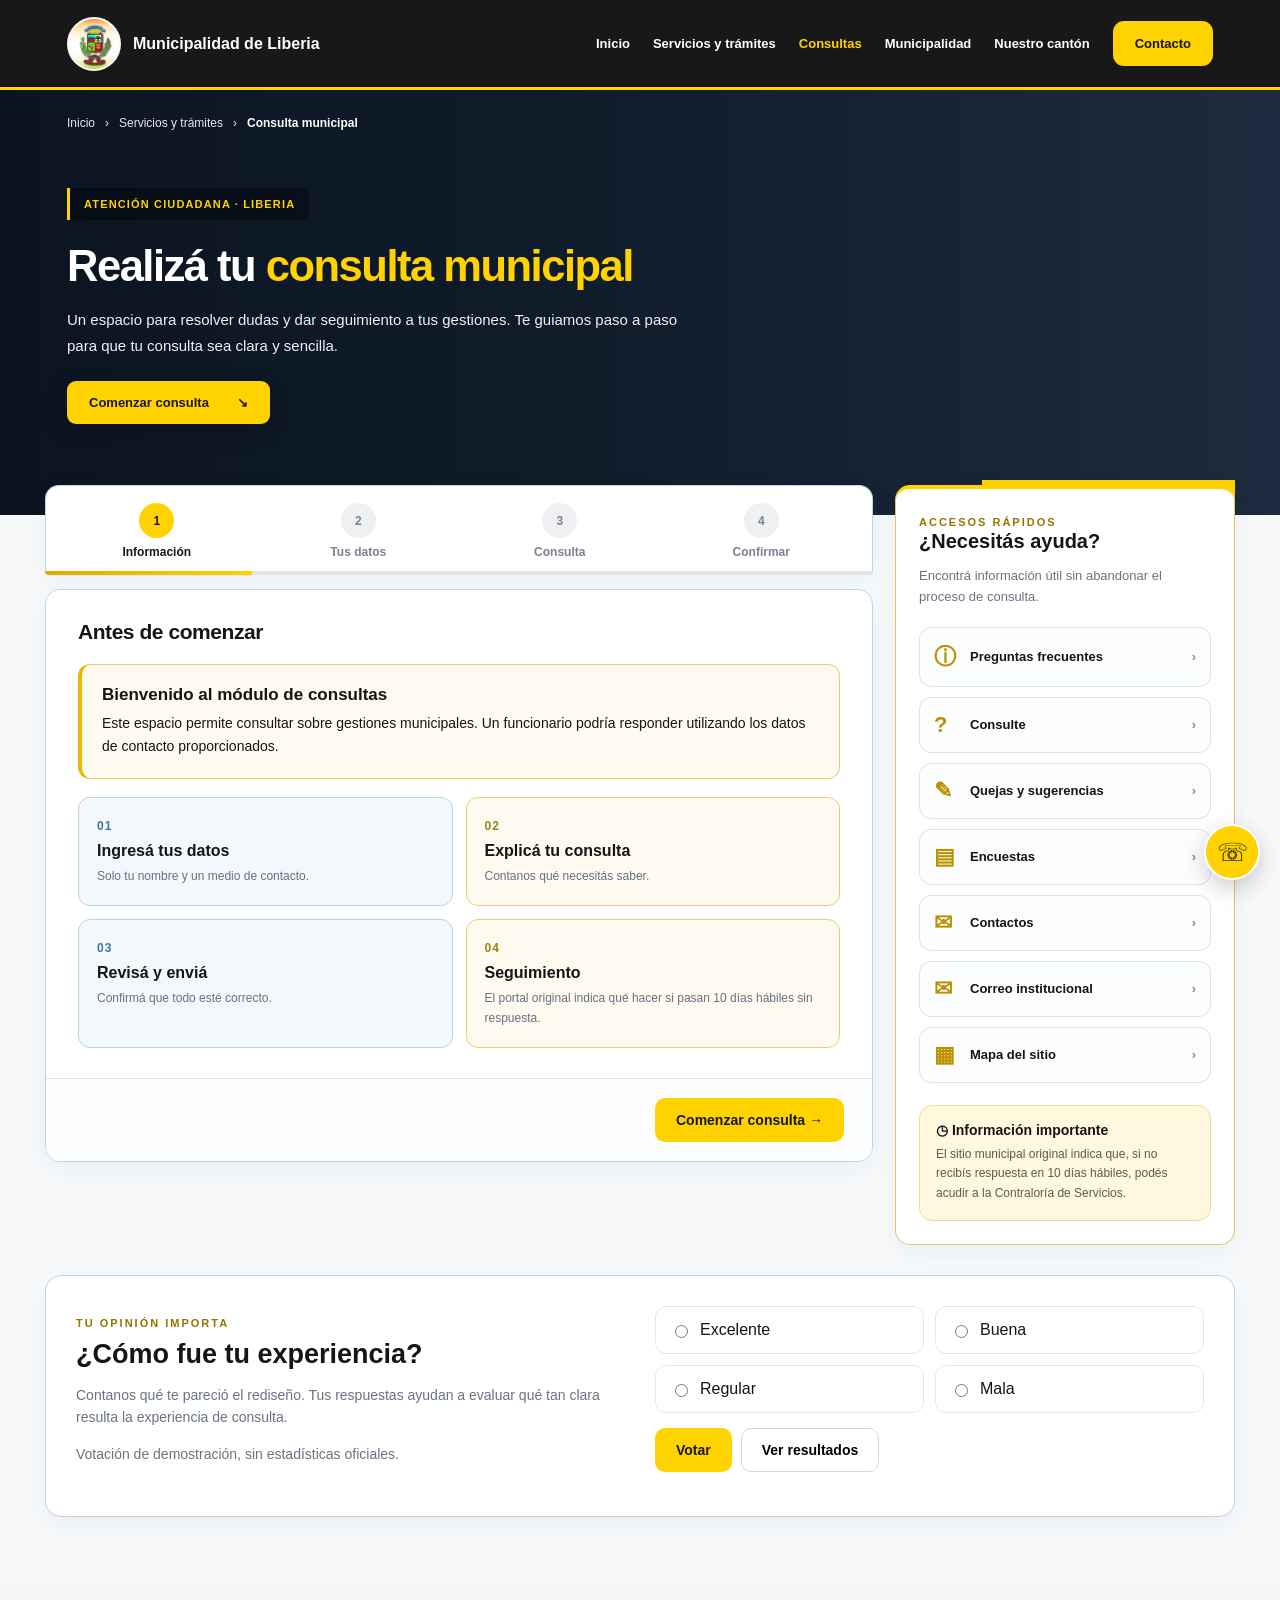
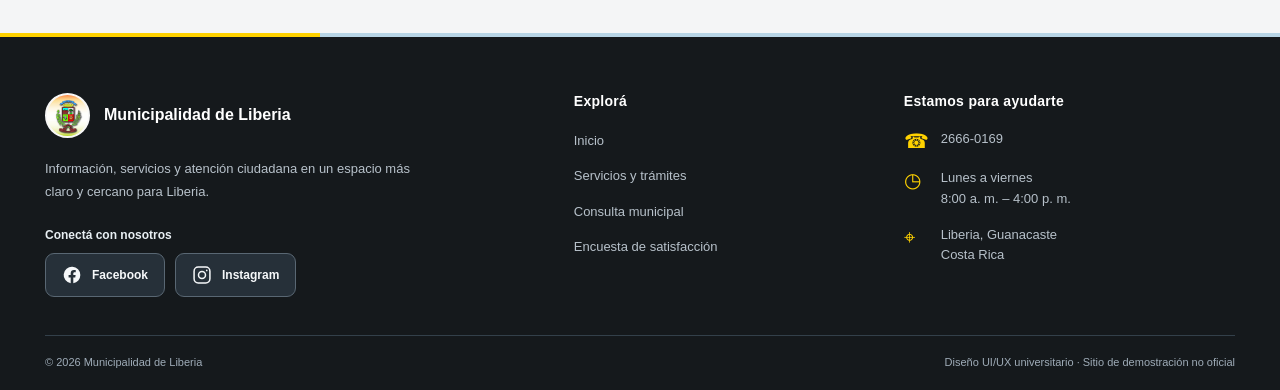
<file: municipalidad-uiux/pages/consulta.html>
<!DOCTYPE html>
<html lang="es">
<head>
    <meta charset="UTF-8">
    <meta name="viewport" content="width=device-width, initial-scale=1.0">
    <title>Consulta municipal | Municipalidad de Liberia</title>
    <link rel="stylesheet" href="../css/consulta.css">
</head>
<body>

<header class="header">
  <div class="head-inner">
    <a class="brand" href="index.html" aria-label="Ir al inicio de la Municipalidad de Liberia">
      <img class="municipal-logo" src="../assets/img/logo-municipalidad.jpg" alt="Escudo de la Municipalidad de Liberia">
      <span>Municipalidad de Liberia</span>
    </a>
    <button class="menu" id="menu" type="button" aria-label="Abrir menú" aria-expanded="false" aria-controls="nav">☰</button>
    <nav id="nav" aria-label="Navegación principal">
      <a href="index.html">Inicio</a>
      <a href="servicios.html">Servicios y trámites</a>
      <a class="selected" href="consulta.html" aria-current="page">Consultas</a>
      <a href="index.html#municipalidad">Municipalidad</a>
      <a href="index.html#canton">Nuestro cantón</a>
      <a class="nav-cta" href="#contacto">Contacto</a>
    </nav>
  </div>
</header>

<main class="container" id="inicio">

    <section class="hero" aria-labelledby="consulta-titulo">
  <div class="hero-inner">
    <div class="crumbs">
      <a href="index.html">Inicio</a><span aria-hidden="true">›</span>
      <a href="servicios.html">Servicios y trámites</a><span aria-hidden="true">›</span>
      <strong>Consulta municipal</strong>
    </div>
    <div class="hero-copy">
      <span class="eyebrow">ATENCIÓN CIUDADANA · LIBERIA</span>
      <h1 id="consulta-titulo">Realizá tu <span>consulta municipal</span></h1>
      <p>Un espacio para resolver dudas y dar seguimiento a tus gestiones. Te guiamos paso a paso para que tu consulta sea clara y sencilla.</p>
      <a class="hero-button" href="#formulario">Comenzar consulta <span aria-hidden="true">↘</span></a>
    </div>
    <div class="photo-credit">Fotografía de Liberia: <a href="https://trivisioncr.com/noticias-guanacastecas/liberia-celebra-255-anos-de-su-fundacion-como-el-poblado-de-guanacaste/" target="_blank" rel="noopener noreferrer">Trivisión Costa Rica</a></div>
    <div class="hero-locality">CIUDAD BLANCA <span>Liberia · Guanacaste</span></div>
  </div>
</section>

    <div class="layout" id="formulario">
        <div class="left">

            <div class="stepper" id="stepper" aria-label="Etapas del formulario">
                <div class="step active">
                    <span class="bubble">1</span>Información
                </div>
                <div class="step">
                    <span class="bubble">2</span>Tus datos
                </div>
                <div class="step">
                    <span class="bubble">3</span>Consulta
                </div>
                <div class="step">
                    <span class="bubble">4</span>Confirmar
                </div>
            </div>

            <div class="progress" id="progress">
                <div id="progressFill"></div>
            </div>

            <form class="card wizard" id="form" novalidate>

                <!-- PASO 0: INFORMACIÓN -->
                <section class="panel active" data-panel="0">
                    <h2>Antes de comenzar</h2>

                    <div class="note">
                        <h3>Bienvenido al módulo de consultas</h3>
                        <p>
                            Este espacio permite consultar sobre gestiones
                            municipales. Un funcionario podría responder
                            utilizando los datos de contacto proporcionados.
                        </p>
                    </div>

                    <div class="mini-grid">
                        <article class="mini">
                            <span class="mini-icon">✉</span>
                            <b>Ingresá tus datos</b>
                            <p>Solo tu nombre y un medio de contacto.</p>
                        </article>

                        <article class="mini">
                            <span class="mini-icon">💬</span>
                            <b>Explicá tu consulta</b>
                            <p>Contanos qué necesitás saber.</p>
                        </article>

                        <article class="mini">
                            <span class="mini-icon">📨</span>
                            <b>Revisá y enviá</b>
                            <p>Confirmá que todo esté correcto.</p>
                        </article>

                        <article class="mini">
                            <span class="mini-icon">🕒</span>
                            <b>Seguimiento</b>
                            <p>
                                El portal original indica qué hacer si pasan
                                10 días hábiles sin respuesta.
                            </p>
                        </article>
                    </div>
                </section>

                <!-- PASO 1: DATOS -->
                <section class="panel" data-panel="1">
                    <h2>1. Datos personales y contacto</h2>

                    <div class="fields">

                        <div class="field wide">
                            <label for="nombre">
                                Nombre completo <span class="required">*</span>
                            </label>
                            <input id="nombre" type="text" autocomplete="name"
                                   placeholder="Nombre y apellidos">
                            <div class="error">Ingresá tu nombre.</div>
                        </div>

                        <div class="field">
                            <label for="correo">
                                Correo electrónico <span class="required">*</span>
                            </label>
                            <input id="correo" type="email" autocomplete="email"
                                   placeholder="nombre@correo.com">
                            <div class="error">Ingresá un correo válido.</div>
                        </div>

                        <div class="field">
                            <label for="telefono">Teléfono (opcional)</label>
                            <input id="telefono" type="tel" autocomplete="tel"
                                   placeholder="8888-8888">
                        </div>

                    </div>

                    <p class="hint">
                        <span class="required">*</span> Campos sugeridos. Podés continuar sin completarlos en esta demostración.
                    </p>
                </section>

                <!-- PASO 2: CONSULTA -->
                <section class="panel" data-panel="2">
                    <h2>2. Detalles de la consulta</h2>

                    <div class="field">
                        <label for="tema">
                            Tema de la consulta <span class="required">*</span>
                        </label>
                        <select id="tema">
                            <option value="">Seleccioná un tema</option>
                            <option>Servicios municipales</option>
                            <option>Impuestos municipales</option>
                            <option>Patentes y permisos</option>
                            <option>Trámites municipales</option>
                            <option>Otro</option>
                        </select>
                        <div class="error">Seleccioná un tema.</div>
                    </div>

                    <div class="field field-spacing">
                        <label for="pregunta">
                            ¿En qué podemos ayudarte? <span class="required">*</span>
                        </label>
                        <textarea id="pregunta" maxlength="1000"
                                  placeholder="Describí tu consulta..."></textarea>
                        <div class="error">Escribí tu consulta.</div>
                        <p class="hint text-right">
                            <span id="counter">0</span>/1000 caracteres
                        </p>
                    </div>

                    <div class="field">
                        <label for="archivo">Adjuntar archivo (opcional)</label>
                        <div class="upload">
                            <div class="upload-symbol">☁</div>
                            <input type="file" id="archivo"
                                   accept=".pdf,.jpg,.jpeg,.png">
                            <p class="hint" id="archivoInfo">
                                PDF, JPG o PNG. Tamaño máximo: 5 MB.
                            </p>
                        </div>
                    </div>
                </section>

                <!-- PASO 3: CONFIRMACIÓN -->
                <section class="panel" data-panel="3">
                    <h2>3. Revisá tu información</h2>
                    <p class="hint">
                        Podés editar cualquier bloque antes de simular el envío.
                    </p>
                    <div id="resumen" class="summary"></div>
                    <p class="hint">
                        No se enviarán ni almacenarán datos personales.
                    </p>
                </section>

                <div class="actions">
                    <button class="btn btn-secondary" type="button"
                            id="prev" hidden>← Anterior</button>
                    <button class="btn btn-primary" type="button"
                            id="next">Comenzar consulta →</button>
                    <button class="btn btn-primary" type="submit"
                            id="send" hidden>Enviar consulta →</button>
                </div>
            </form>

            <!-- CONFIRMACIÓN DE ENVÍO -->
            <section class="card success" id="success" hidden>
                <div class="check">✓</div>
                <h2>¡Consulta completada!</h2>
                <p>
                    El envío se simuló correctamente.
                    No se enviaron datos a la Municipalidad de Liberia.
                </p>
                <button class="btn btn-primary" type="button" id="restart">
                    Realizar otra consulta
                </button>
            </section>
        </div>

        <!-- PANEL LATERAL DE AYUDA -->
        <aside class="card side">
            <span class="eyebrow">Accesos rápidos</span>
            <h2>¿Necesitás ayuda?</h2>
            <p class="side-intro">
                Encontrá información útil sin abandonar el proceso de consulta.
            </p>

            <div class="help-links">
                <a class="help-link" href="https://www.muniliberia.go.cr/muni/">
                    <span class="symbol">ⓘ</span>Preguntas frecuentes
                    <span class="arrow">›</span>
                </a>
                <a class="help-link" href="#formulario">
                    <span class="symbol">?</span>Consulte
                    <span class="arrow">›</span>
                </a>
                <a class="help-link" href="https://www.muniliberia.go.cr/muni/">
                    <span class="symbol">✎</span>Quejas y sugerencias
                    <span class="arrow">›</span>
                </a>
                <a class="help-link" href="#encuesta">
                    <span class="symbol">▤</span>Encuestas
                    <span class="arrow">›</span>
                </a>
                <a class="help-link" href="#contacto">
                    <span class="symbol">✉</span>Contactos
                    <span class="arrow">›</span>
                </a>
                <a class="help-link" href="#contacto">
                    <span class="symbol">✉</span>Correo institucional
                    <span class="arrow">›</span>
                </a>
                <a class="help-link" href="#footer">
                    <span class="symbol">▦</span>Mapa del sitio
                    <span class="arrow">›</span>
                </a>
            </div>

            <div class="side-note">
                <h3>◷ Información importante</h3>
                <p>
                    El sitio municipal original indica que, si no recibís
                    respuesta en 10 días hábiles, podés acudir a la
                    Contraloría de Servicios.
                </p>
            </div>
        </aside>
    </div>

    <!-- ENCUESTA -->
    <section class="card survey" id="encuesta">
        <div>
            <span class="eyebrow">Tu opinión importa</span>
            <h2>¿Cómo fue tu experiencia?</h2>
            <p>
                Contanos qué te pareció el rediseño.
                Tus respuestas ayudan a evaluar qué tan clara resulta
                la experiencia de consulta.
            </p>
            <p class="hint">
                Votación de demostración, sin estadísticas oficiales.
            </p>
        </div>

        <div>
            <div class="options">
                <label class="rating">
                    <input name="opinion" type="radio" value="Excelente">Excelente
                </label>
                <label class="rating">
                    <input name="opinion" type="radio" value="Buena">Buena
                </label>
                <label class="rating">
                    <input name="opinion" type="radio" value="Regular">Regular
                </label>
                <label class="rating">
                    <input name="opinion" type="radio" value="Mala">Mala
                </label>
            </div>

            <div class="survey-buttons">
                <button class="btn btn-primary" type="button" id="vote">
                    Votar
                </button>
                <button class="btn btn-secondary" type="button" id="showResults">
                    Ver resultados
                </button>
            </div>

            <p class="hint" id="voteStatus" role="status"></p>

            <div id="results" class="results" hidden>
                <b>Resultados de esta sesión</b>
                <div id="resultRows"></div>
            </div>
        </div>
    </section>
</main>

<!-- FOOTER -->
<footer class="footer" id="footer">
    <div class="footer-accent" aria-hidden="true"></div>
    <div class="footer-grid">
        <div class="footer-about">
            <div class="brand footer-brand">
                <img class="municipal-logo" src="../assets/img/logo-municipalidad.jpg" alt="Escudo municipal">
                <span>Municipalidad de Liberia</span>
            </div>
            <p>Información, servicios y atención ciudadana en un espacio más claro y cercano para Liberia.</p>
            <div class="footer-social-title">Conectá con nosotros</div>
            <div class="footer-socials">
                <a class="social social-facebook" href="https://www.facebook.com/Municipalidad-de-Liberia-Oficial-1413777415612403"
                   target="_blank" rel="noopener noreferrer" aria-label="Facebook de la Municipalidad de Liberia">
                    <svg aria-hidden="true" viewBox="0 0 24 24" fill="currentColor"><path d="M22 12a10 10 0 1 0-11.56 9.88v-6.99H7.9V12h2.54V9.8c0-2.5 1.49-3.89 3.78-3.89 1.1 0 2.25.2 2.25.2v2.47H15.2c-1.25 0-1.64.78-1.64 1.57V12h2.8l-.45 2.89h-2.35v6.99A10 10 0 0 0 22 12Z"/></svg>
                    <span>Facebook</span>
                </a>
                <a class="social social-instagram" href="https://www.instagram.com/"
                   target="_blank" rel="noopener noreferrer" aria-label="Abrir Instagram">
                    <svg aria-hidden="true" viewBox="0 0 24 24" fill="none" stroke="currentColor" stroke-width="1.8" stroke-linecap="round" stroke-linejoin="round"><rect x="2.5" y="2.5" width="19" height="19" rx="5"/><circle cx="12" cy="12" r="4.2"/><circle cx="17.7" cy="6.5" r="1" fill="currentColor" stroke="none"/></svg>
                    <span>Instagram</span>
                </a>
            </div>
        </div>
        <div class="footer-col">
            <h3>Explorá</h3>
            <a href="index.html">Inicio</a>
            <a href="servicios.html">Servicios y trámites</a>
            <a href="#formulario">Consulta municipal</a>
            <a href="#encuesta">Encuesta de satisfacción</a>
        </div>
        <div class="footer-contact" id="contacto">
            <h3>Estamos para ayudarte</h3>
            <a href="tel:+50626660169"><span class="footer-contact-icon">☎</span><span>2666-0169</span></a>
            <p><span class="footer-contact-icon">◷</span><span>Lunes a viernes<br>8:00 a. m. – 4:00 p. m.</span></p>
            <p><span class="footer-contact-icon">⌖</span><span>Liberia, Guanacaste<br>Costa Rica</span></p>
        </div>
    </div>
    <div class="footer-base">
        <span>© 2026 Municipalidad de Liberia</span>
        <span>Diseño UI/UX universitario · Sitio de demostración no oficial</span>
    </div>
</footer>

<!-- CHAT FLOTANTE -->
<button class="chat-toggle" type="button" id="chatToggle"
        aria-label="Abrir ayuda" aria-expanded="false">☏</button>

<section class="chat" id="chat" aria-label="Asistente de demostración">
    <div class="chat-top">
        <div>
            <b>Asistente de ayuda</b>
            <div class="chat-subtitle">Orientación rápida</div>
        </div>
        <button type="button" id="chatClose" aria-label="Cerrar chat">×</button>
    </div>

    <div class="messages" id="messages" aria-live="polite">
        <div class="message">
            ¡Hola! Puedo orientarte sobre los pasos del formulario,
            el horario y los datos de contacto.
        </div>
    </div>

    <form class="chat-form" id="chatForm">
        <input id="chatInput" maxlength="250" required
               aria-label="Tu mensaje" placeholder="Escribí tu pregunta...">
        <button type="submit">➤</button>
    </form>
</section>

<script src="../js/consulta.js"></script>
</body>
</html>
</file>
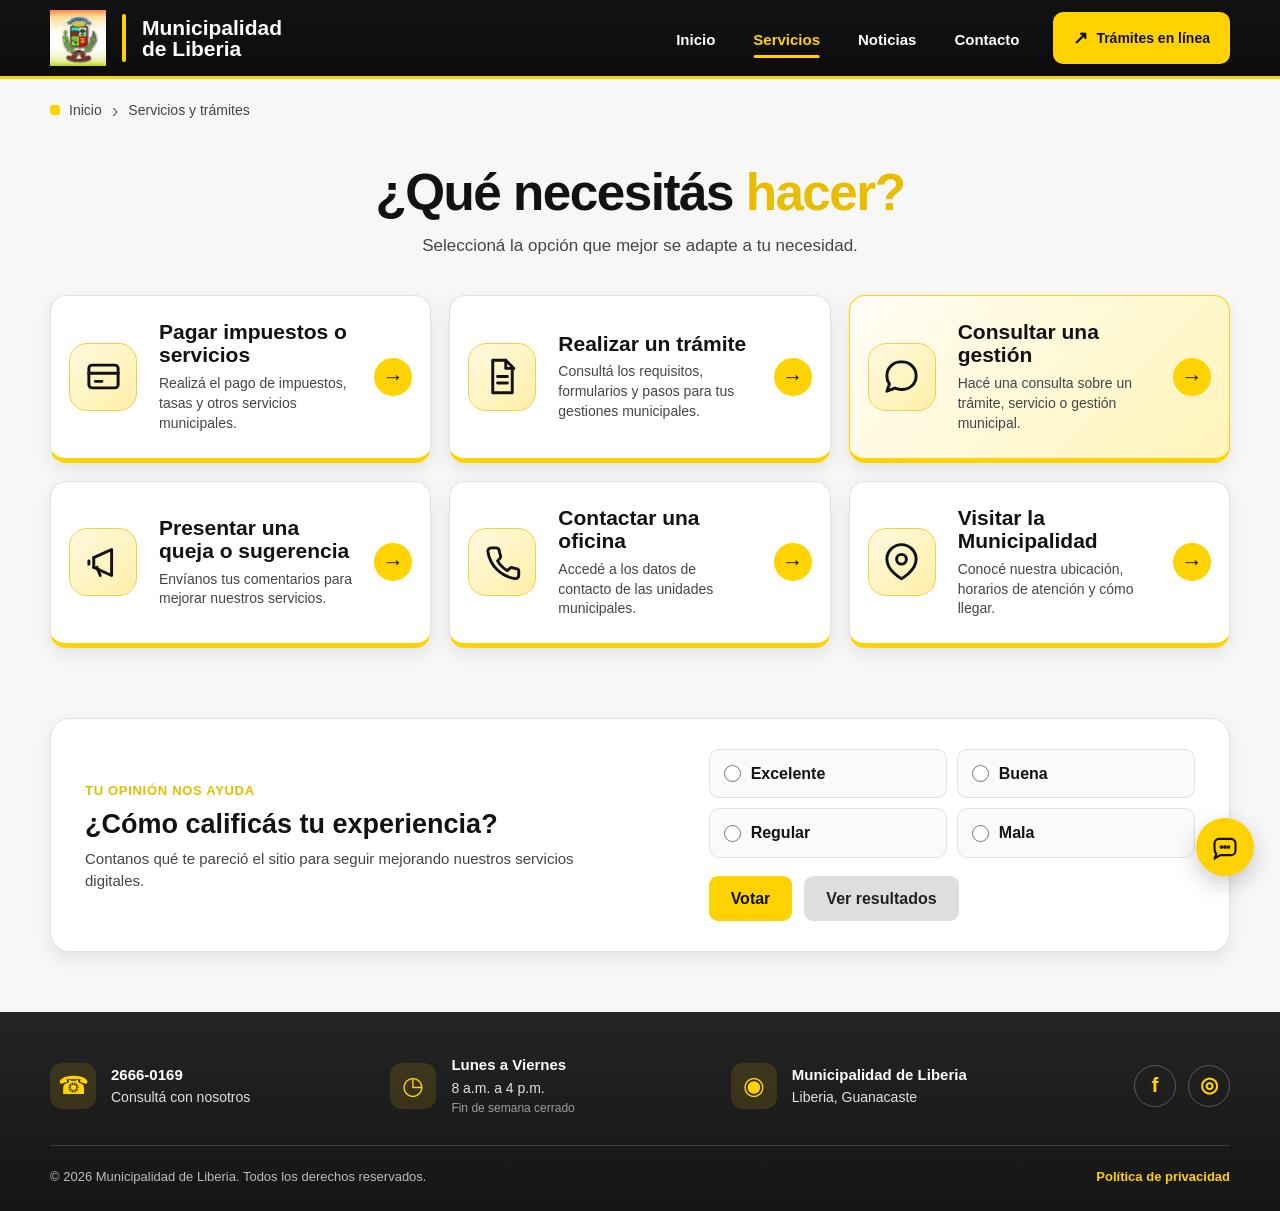
<file: municipalidad-uiux/pages/servicios.html>
<!DOCTYPE html>
<html lang="es">
<head>
    <meta charset="UTF-8">
    <meta name="viewport" content="width=device-width, initial-scale=1.0">

    <title>Servicios y trámites | Municipalidad de Liberia</title>

    <link rel="stylesheet" href="../css/styles.css">
</head>

<body>

<header class="site-header">
    <div class="header-container">

        <a href="index.html" class="brand" aria-label="Municipalidad de Liberia - Inicio">
            <div class="brand-logo">
                <img
                        src="../assets/img/logo-municipalidad.jpg"
                        alt="Escudo de la Municipalidad de Liberia"
                >
            </div>

            <div class="brand-divider"></div>

            <div class="brand-name">
                <span>Municipalidad</span>
                <span>de Liberia</span>
            </div>
        </a>

        <nav class="desktop-nav" aria-label="Navegación principal">
            <a href="index.html">Inicio</a>
            <a href="servicios.html" class="active">Servicios</a>
            <a href="#">Noticias</a>
            <a href="#">Contacto</a>
        </nav>

        <a href="#" class="online-button">
            <span class="external-icon">↗</span>
            Trámites en línea
        </a>

        <button class="menu-button" aria-label="Abrir menú" id="menuButton">
            <span></span>
            <span></span>
            <span></span>
        </button>
    </div>

    <nav class="mobile-menu" id="mobileMenu">
        <a href="index.html">Inicio</a>
        <a href="servicios.html">Servicios</a>
        <a href="#">Noticias</a>
        <a href="#">Contacto</a>
        <a href="#">Trámites en línea</a>
    </nav>
</header>


<main>

    <div class="page-container">

        <nav class="breadcrumbs" aria-label="Ruta de navegación">
            <a href="index.html" class="breadcrumb-home">
                <span class="home-dot"></span>
                Inicio
            </a>

            <span class="breadcrumb-arrow">›</span>

            <span>Servicios y trámites</span>
        </nav>


        <section class="services-section">

            <div class="section-heading">
                <h1>
                    ¿Qué necesitás <span>hacer?</span>
                </h1>

                <p>
                    Seleccioná la opción que mejor se adapte a tu necesidad.
                </p>
            </div>


            <div class="services-grid">

                <!-- PAGAR -->
                <a href="#" class="service-card">

                    <div class="service-icon">
                        <svg viewBox="0 0 24 24" aria-hidden="true">
                            <rect x="3" y="5" width="18" height="14" rx="2"></rect>
                            <path d="M3 10h18"></path>
                            <path d="M7 15h4"></path>
                        </svg>
                    </div>

                    <div class="service-info">
                        <h2>Pagar impuestos o servicios</h2>

                        <p>
                            Realizá el pago de impuestos, tasas y otros servicios municipales.
                        </p>
                    </div>

                    <span class="card-arrow">→</span>
                </a>


                <!-- TRAMITE -->
                <a href="#" class="service-card">

                    <div class="service-icon">
                        <svg viewBox="0 0 24 24" aria-hidden="true">
                            <path d="M6 2h8l4 4v16H6z"></path>
                            <path d="M14 2v5h5"></path>
                            <path d="M9 12h6"></path>
                            <path d="M9 16h6"></path>
                        </svg>
                    </div>

                    <div class="service-info">
                        <h2>Realizar un trámite</h2>

                        <p>
                            Consultá los requisitos, formularios y pasos para tus gestiones municipales.
                        </p>
                    </div>

                    <span class="card-arrow">→</span>
                </a>


                <!-- CONSULTAR -->
                <a
                        href="consulta.html"
                        class="service-card selected-card"
                >

                    <div class="service-icon">
                        <svg viewBox="0 0 24 24" aria-hidden="true">
                            <path d="M21 11.5a8.4 8.4 0 0 1-9 8.5 9.4 9.4 0 0 1-4-.9L3 21l1.6-4.4A8.3 8.3 0 0 1 3 11.5a8.5 8.5 0 0 1 9-8.5 8.5 8.5 0 0 1 9 8.5z"></path>
                        </svg>
                    </div>

                    <div class="service-info">
                        <h2>Consultar una gestión</h2>

                        <p>
                            Hacé una consulta sobre un trámite, servicio o gestión municipal.
                        </p>
                    </div>

                    <span class="card-arrow">→</span>
                </a>


                <!-- QUEJA -->
                <a href="#" class="service-card">

                    <div class="service-icon">
                        <svg viewBox="0 0 24 24" aria-hidden="true">
                            <path d="M3 11v2"></path>
                            <path d="M6 9v6"></path>
                            <path d="M6 9l11-5v16L6 15"></path>
                            <path d="M8 15l2 5"></path>
                        </svg>
                    </div>

                    <div class="service-info">
                        <h2>Presentar una queja o sugerencia</h2>

                        <p>
                            Envíanos tus comentarios para mejorar nuestros servicios.
                        </p>
                    </div>

                    <span class="card-arrow">→</span>
                </a>


                <!-- CONTACTO -->
                <a href="#" class="service-card">

                    <div class="service-icon">
                        <svg viewBox="0 0 24 24" aria-hidden="true">
                            <path d="M22 16.9v3a2 2 0 0 1-2.2 2A19.8 19.8 0 0 1 3 5.2 2 2 0 0 1 5 3h3a2 2 0 0 1 2 1.7 13 13 0 0 0 .7 2.8 2 2 0 0 1-.4 2.1L9 11a16 16 0 0 0 6 6l1.4-1.3a2 2 0 0 1 2.1-.4 13 13 0 0 0 2.8.7A2 2 0 0 1 22 16.9z"></path>
                        </svg>
                    </div>

                    <div class="service-info">
                        <h2>Contactar una oficina</h2>

                        <p>
                            Accedé a los datos de contacto de las unidades municipales.
                        </p>
                    </div>

                    <span class="card-arrow">→</span>
                </a>


                <!-- VISITAR -->
                <a href="#" class="service-card">

                    <div class="service-icon">
                        <svg viewBox="0 0 24 24" aria-hidden="true">
                            <path d="M21 10c0 7-9 12-9 12S3 17 3 10a9 9 0 1 1 18 0z"></path>
                            <circle cx="12" cy="10" r="3"></circle>
                        </svg>
                    </div>

                    <div class="service-info">
                        <h2>Visitar la Municipalidad</h2>

                        <p>
                            Conocé nuestra ubicación, horarios de atención y cómo llegar.
                        </p>
                    </div>

                    <span class="card-arrow">→</span>
                </a>

            </div>

        </section>

    </div>

</main>


<button class="help-button" aria-label="Abrir ayuda">
    <svg viewBox="0 0 24 24" aria-hidden="true">
        <path d="M21 15a4 4 0 0 1-4 4H8l-5 3 1.6-4A7 7 0 0 1 3 13V9a4 4 0 0 1 4-4h10a4 4 0 0 1 4 4z"></path>
        <circle cx="9" cy="12" r=".7"></circle>
        <circle cx="12" cy="12" r=".7"></circle>
        <circle cx="15" cy="12" r=".7"></circle>
    </svg>
</button>


<script>
    const menuButton = document.getElementById("menuButton");
    const mobileMenu = document.getElementById("mobileMenu");

    menuButton.addEventListener("click", () => {
        mobileMenu.classList.toggle("open");
    });
</script>

</body>
<!-- =========================
     ENCUESTA DE SATISFACCIÓN
========================= -->

<section class="satisfaction-section">
    <div class="satisfaction-card">

        <div class="satisfaction-info">
            <span class="section-label">Tu opinión nos ayuda</span>

            <h2>¿Cómo calificás tu experiencia?</h2>

            <p>
                Contanos qué te pareció el sitio para seguir mejorando nuestros servicios digitales.
            </p>
        </div>

        <form class="satisfaction-form">

            <div class="rating-options">

                <label class="rating-option">
                    <input type="radio" name="satisfaccion" value="Excelente">
                    <span>Excelente</span>
                </label>

                <label class="rating-option">
                    <input type="radio" name="satisfaccion" value="Buena">
                    <span>Buena</span>
                </label>

                <label class="rating-option">
                    <input type="radio" name="satisfaccion" value="Regular">
                    <span>Regular</span>
                </label>

                <label class="rating-option">
                    <input type="radio" name="satisfaccion" value="Mala">
                    <span>Mala</span>
                </label>

            </div>

            <div class="survey-actions">
                <button type="submit" class="survey-primary">
                    Votar
                </button>

                <button type="button" class="survey-secondary">
                    Ver resultados
                </button>
            </div>

        </form>

    </div>
</section>


<!-- =========================
     FOOTER
========================= -->

<footer class="site-footer">

    <div class="footer-container">

        <div class="footer-top">

            <div class="footer-item">
                <div class="footer-icon">
                    ☎
                </div>

                <div>
                    <strong>2666-0169</strong>
                    <span>Consultá con nosotros</span>
                </div>
            </div>


            <div class="footer-item">
                <div class="footer-icon">
                    ◷
                </div>

                <div>
                    <strong>Lunes a Viernes</strong>
                    <span>8 a.m. a 4 p.m.</span>
                    <small>Fin de semana cerrado</small>
                </div>
            </div>


            <div class="footer-item">
                <div class="footer-icon">
                    ◉
                </div>

                <div>
                    <strong>Municipalidad de Liberia</strong>
                    <span>Liberia, Guanacaste</span>
                </div>
            </div>


            <div class="footer-social">
                <a href="#" aria-label="Facebook">f</a>
                <a href="#" aria-label="Instagram">◎</a>
            </div>

        </div>


        <div class="footer-bottom">

            <p>
                © 2026 Municipalidad de Liberia. Todos los derechos reservados.
            </p>

            <a href="#">
                Política de privacidad
            </a>

        </div>

    </div>

</footer>
</html>
</file>
<file: municipalidad-uiux/css/consulta.css>
/* ==========================================
   MUNICIPALIDAD DE LIBERIA
   REDISEÑO UI/UX - JOSUÉ
   ========================================== */

:root {
  --gold: #ffcc00;
  --ink: #151515;
  --paper: #ffffff;
  --muted: #647084;
  --line: #e3e6eb;
  --bg: #f5f6f8;
  --radius: 18px;
}

* {
  box-sizing: border-box;
}

html {
  scroll-behavior: smooth;
}

body {
  margin: 0;
  background: var(--bg);
  font-family: Arial, Helvetica, sans-serif;
  color: var(--ink);
}

button,
input,
select,
textarea {
  font: inherit;
}

button {
  cursor: pointer;
}

a {
  color: inherit;
  text-decoration: none;
}

[hidden] {
  display: none !important;
}

:focus-visible {
  outline: 3px solid #a47c00;
  outline-offset: 3px;
}

/* ==========================================
   ENCABEZADO
   ========================================== */

.header {
  background: #121212;
  color: white;
  border-bottom: 4px solid var(--gold);
  position: relative;
  z-index: 10;
}

.head-inner {
  max-width: 1200px;
  margin: auto;
  display: flex;
  align-items: center;
  justify-content: space-between;
  padding: 17px 24px;
  gap: 15px;
}

.brand {
  display: flex;
  align-items: center;
  gap: 12px;
  font-weight: 850;
  font-size: 18px;
}

.crest {
  width: 46px;
  height: 46px;
  background: white;
  border-radius: 10px;
  display: grid;
  place-items: center;
  font-size: 25px;
}

.brand-rule {
  width: 3px;
  height: 42px;
  background: var(--gold);
}

nav {
  display: flex;
  gap: 24px;
  align-items: center;
  font-size: 14px;
  font-weight: 700;
}

nav a {
  transition: color 0.2s;
}

nav a:hover,
nav .selected {
  color: var(--gold);
}

.nav-cta {
  padding: 12px 16px;
  background: var(--gold);
  color: #151515 !important;
  border-radius: 10px;
  transition: transform 0.2s, background 0.2s;
}

.nav-cta:hover {
  transform: translateY(-2px);
  background: #ffe36e;
}

.menu {
  display: none;
  border: 0;
  background: transparent;
  color: white;
  font-size: 26px;
}

/* ==========================================
   CONTENEDOR Y TÍTULO
   ========================================== */

.container {
  max-width: 1200px;
  margin: auto;
  padding: 28px 24px 60px;
}

.crumbs {
  font-size: 12px;
  color: #657080;
  display: flex;
  gap: 10px;
  flex-wrap: wrap;
  margin-bottom: 34px;
}

.crumbs a:hover {
  text-decoration: underline;
}

.eyebrow {
  text-transform: uppercase;
  letter-spacing: 2px;
  color: #967400;
  font-size: 11px;
  font-weight: 850;
}

.hero h1 {
  font-size: clamp(29px, 4vw, 43px);
  letter-spacing: -1px;
  margin: 10px 0;
}

.hero h1 span {
  color: #c39a00;
}

.hero p {
  color: #626b78;
  max-width: 710px;
  line-height: 1.6;
  margin: 0 0 28px;
}

/* ==========================================
   DISTRIBUCIÓN PRINCIPAL
   ========================================== */

.layout {
  display: grid;
  grid-template-columns: minmax(0, 1fr) 340px;
  gap: 22px;
  align-items: start;
}

.left {
  min-width: 0;
}

.card {
  background: white;
  border: 1px solid var(--line);
  border-radius: var(--radius);
  box-shadow: 0 12px 32px #17202d0a;
}

/* ==========================================
   INDICADOR DE LOS CUATRO PASOS
   ========================================== */

.stepper {
  display: grid;
  grid-template-columns: repeat(4, 1fr);
  gap: 8px;
  margin-bottom: 14px;
}

.step {
  text-align: center;
  color: #7b8190;
  font-size: 12px;
  font-weight: 650;
}

.bubble {
  width: 39px;
  height: 39px;
  background: #e4e6ea;
  border-radius: 50%;
  display: grid;
  place-items: center;
  margin: 0 auto 9px;
  font-weight: 900;
  transition: background 0.3s, transform 0.3s;
}

.step.active {
  color: #171717;
}

.step.active .bubble,
.step.done .bubble {
  background: var(--gold);
  color: #171717;
}

.step.active .bubble {
  box-shadow: 0 0 0 5px #ffcc0035;
  transform: scale(1.05);
}

.progress {
  height: 6px;
  border-radius: 6px;
  background: #e2e3e8;
  overflow: hidden;
  margin-bottom: 20px;
}

.progress > div {
  height: 100%;
  width: 25%;
  background: linear-gradient(90deg, #dfa900, var(--gold));
  transition: width 0.35s;
}

/* ==========================================
   FORMULARIO POR PASOS
   ========================================== */

.wizard {
  overflow: hidden;
}

.panel {
  display: none;
  padding: 28px;
  min-height: 330px;
}

.panel.active {
  display: block;
  animation: enter 0.33s ease;
}

.panel h2 {
  font-size: 21px;
  margin: 0 0 20px;
}

.panel h3 {
  font-size: 17px;
  margin: 24px 0 15px;
}

.panel p {
  line-height: 1.65;
}

/* Información inicial */

.note {
  background: #fff7d8;
  border: 1px solid #f2db89;
  padding: 20px;
  border-radius: 13px;
}

.note h3 {
  margin: 0 0 7px;
}

.note p {
  margin: 0;
  font-size: 14px;
}

.mini-grid {
  display: grid;
  grid-template-columns: 1fr 1fr;
  gap: 12px;
  margin-top: 18px;
}

.mini {
  padding: 18px;
  border: 1px solid var(--line);
  border-radius: 13px;
  background: #fcfcfd;
  transition:
    transform 0.2s,
    border-color 0.2s,
    box-shadow 0.2s;
}

.mini:hover {
  transform: translateY(-3px);
  border-color: #e8ba00;
  box-shadow: 0 7px 20px #0000000d;
}

.mini b {
  display: block;
  margin: 10px 0 7px;
}

.mini p {
  font-size: 12px;
  color: #667080;
  margin: 0;
}

.mini-icon {
  font-size: 25px;
}

/* ==========================================
   CAMPOS DEL FORMULARIO
   ========================================== */

.fields {
  display: grid;
  grid-template-columns: 1fr 1fr;
  gap: 17px;
}

.field {
  min-width: 0;
}

.field.wide {
  grid-column: 1 / -1;
}

.field label {
  display: block;
  font-size: 13px;
  font-weight: 750;
  margin-bottom: 7px;
}

.field input,
.field select,
.field textarea {
  width: 100%;
  padding: 13px;
  border: 1px solid #cbd1db;
  border-radius: 10px;
  background: white;
  color: #171717;
  font-size: 14px;
  transition:
    border-color 0.18s,
    box-shadow 0.18s;
}

.field input:hover,
.field select:hover,
.field textarea:hover {
  border-color: #c5a000;
}

.field input:focus,
.field select:focus,
.field textarea:focus {
  border-color: #c5a000;
  outline: none;
  box-shadow: 0 0 0 3px #ffcc003b;
}

.field textarea {
  resize: vertical;
  min-height: 140px;
}

.required {
  color: #b62222;
}

.field.invalid input,
.field.invalid select,
.field.invalid textarea {
  border-color: #bc2929;
  background: #fff9f9;
}

.error {
  display: none;
  color: #b62222;
  font-size: 12px;
  margin-top: 5px;
}

.field.invalid .error {
  display: block;
}

.hint {
  font-size: 12px;
  color: #626c79;
  line-height: 1.5;
}

.field-spacing {
  margin-top: 18px;
}

.text-right {
  text-align: right;
}

.upload-symbol {
  font-size: 29px;
}

/* ==========================================
   ARCHIVOS ADJUNTOS
   ========================================== */

.upload {
  border: 2px dashed #ccd1da;
  background: #fbfbfc;
  border-radius: 12px;
  padding: 22px;
  text-align: center;
  transition:
    background 0.2s,
    border-color 0.2s;
}

.upload:hover {
  background: #fffbea;
  border-color: #ddb000;
}

.upload input {
  max-width: 100%;
  font-size: 12px;
}

/* ==========================================
   BOTONES
   ========================================== */

.actions {
  display: flex;
  justify-content: flex-end;
  gap: 10px;
  border-top: 1px solid var(--line);
  padding: 19px 28px;
}

.btn {
  border-radius: 10px;
  border: 1px solid transparent;
  padding: 13px 20px;
  font-size: 14px;
  font-weight: 800;
  transition:
    transform 0.2s,
    box-shadow 0.2s,
    background 0.2s;
}

.btn:hover {
  transform: translateY(-3px);
}

.btn:active,
.help-link:active {
  transform: scale(0.98);
}

.btn-primary {
  background: var(--gold);
  color: #161616;
}

.btn-primary:hover {
  background: #efbe00;
  box-shadow: 0 8px 22px #cda90055;
}

.btn-secondary {
  background: white;
  border-color: #d2d6dc;
}

.btn-secondary:hover {
  background: #f4f5f7;
}

/* ==========================================
   RESUMEN Y CONFIRMACIÓN
   ========================================== */

.summary {
  background: #f7f7f9;
  border-radius: 12px;
  padding: 20px;
  overflow-wrap: anywhere;
}

.summary-block {
  padding: 12px 0;
  border-bottom: 1px solid #ddd;
}

.summary-block:last-child {
  border: 0;
}

.summary-block h3 {
  margin: 0 0 8px;
}

.summary-block p {
  font-size: 13px;
  margin: 4px 0;
  white-space: pre-wrap;
}

.edit {
  border: 0;
  background: transparent;
  color: #846700;
  font-weight: bold;
  text-decoration: underline;
  padding: 8px 0;
}

.success {
  padding: 45px;
  text-align: center;
}

.success .check {
  font-size: 55px;
  color: #228a52;
}

/* ==========================================
   PANEL LATERAL DE ENLACES
   ========================================== */

.side {
  padding: 23px;
  position: sticky;
  top: 18px;
}

.side h2 {
  font-size: 20px;
  margin: 0 0 7px;
}

.side .side-intro {
  color: #697382;
  font-size: 13px;
  line-height: 1.6;
  margin-bottom: 19px;
}

.help-links {
  display: grid;
  gap: 10px;
}

.help-link {
  border: 1px solid #e5e6ea;
  background: white;
  display: flex;
  align-items: center;
  gap: 12px;
  padding: 14px;
  border-radius: 12px;
  text-align: left;
  font-weight: 750;
  font-size: 13px;
  transition:
    transform 0.2s,
    border-color 0.2s,
    background 0.2s,
    box-shadow 0.2s;
}

.help-link .symbol {
  font-size: 22px;
  color: #bc9100;
  min-width: 24px;
}

.help-link .arrow {
  margin-left: auto;
  color: #818b98;
  transition: transform 0.2s;
}

.help-link:hover {
  background: #fffae8;
  border-color: #e7b800;
  transform: translateX(3px);
  box-shadow: 0 6px 15px #00000009;
}

.help-link:hover .arrow {
  transform: translateX(4px);
}

.side-note {
  background: #fff8df;
  border: 1px solid #f0dd98;
  border-radius: 13px;
  margin-top: 22px;
  padding: 16px;
}

.side-note h3 {
  margin: 0 0 7px;
  font-size: 14px;
}

.side-note p {
  font-size: 12px;
  color: #615a4a;
  line-height: 1.65;
  margin: 0;
}

/* ==========================================
   ENCUESTA DE SATISFACCIÓN
   ========================================== */

.survey {
  margin-top: 34px;
  padding: 30px;
  display: grid;
  grid-template-columns: 1fr 1fr;
  gap: 30px;
  align-items: center;
}

.survey h2 {
  font-size: 27px;
  margin: 8px 0;
}

.survey p {
  color: #697382;
  font-size: 14px;
  line-height: 1.6;
}

.options {
  display: grid;
  grid-template-columns: 1fr 1fr;
  gap: 11px;
  margin-bottom: 15px;
}

.rating {
  border: 1px solid var(--line);
  border-radius: 11px;
  padding: 14px;
  display: flex;
  align-items: center;
  gap: 9px;
  cursor: pointer;
  transition:
    background 0.2s,
    transform 0.2s,
    border-color 0.2s;
}

.rating:hover {
  transform: translateY(-2px);
  background: #fff9e3;
  border-color: #e2b400;
}

.rating:has(input:checked) {
  background: #fff2b6;
  border-color: #cda300;
}

.rating input {
  accent-color: #b99000;
}

.survey-buttons {
  display: flex;
  gap: 9px;
  flex-wrap: wrap;
}

.results {
  margin-top: 15px;
  padding: 15px;
  background: #fafafa;
  border-radius: 12px;
}

.result-row {
  margin: 12px 0;
  font-size: 12px;
}

.result-row > div:first-child {
  display: flex;
  justify-content: space-between;
}

.track {
  height: 8px;
  background: #e5e5e5;
  border-radius: 8px;
  overflow: hidden;
  margin-top: 5px;
}

.track span {
  display: block;
  height: 100%;
  background: var(--gold);
  transition: width 0.3s;
}

/* ==========================================
   FOOTER ELEGANTE
   ========================================== */

.footer {
  background:
    radial-gradient(circle at 95% 0%, #3a3322, transparent 40%),
    #191919;
  color: white;
  margin-top: 40px;
  padding: 55px 24px 22px;
}

.footer-grid {
  max-width: 1200px;
  margin: auto;
  display: grid;
  grid-template-columns: 1.25fr 1fr 1fr;
  gap: 45px;
}

.footer h3 {
  font-size: 16px;
  margin: 0 0 17px;
}

.footer p,
.footer a {
  font-size: 13px;
  line-height: 1.8;
  color: #c6c6c6;
}

.footer a:hover {
  color: var(--gold);
}

.footer-col a {
  display: block;
  margin: 0 0 9px;
  transition: transform 0.2s;
}

.footer-col a:hover {
  transform: translateX(4px);
}

.footer-base {
  max-width: 1200px;
  margin: 35px auto 0;
  border-top: 1px solid #434343;
  padding-top: 18px;
  display: flex;
  flex-wrap: wrap;
  gap: 12px;
  justify-content: space-between;
  color: #aaa;
  font-size: 12px;
}

.social {
  display: inline-grid;
  place-items: center;
  background: #343434;
  border: 1px solid #555;
  width: 38px;
  height: 38px;
  border-radius: 10px;
  margin-right: 8px;
  transition: transform 0.2s, background 0.2s;
}

.social:hover {
  background: var(--gold);
  color: black;
  transform: translateY(-3px);
}

/* ==========================================
   CHAT FLOTANTE
   ========================================== */

.chat-toggle {
  position: fixed;
  right: 20px;
  bottom: 20px;
  z-index: 30;
  border: 2px solid white;
  background: var(--gold);
  color: #151515;
  border-radius: 50%;
  width: 56px;
  height: 56px;
  font-size: 25px;
  box-shadow: 0 8px 25px #0003;
  transition: transform 0.2s;
}

.chat-toggle:hover {
  transform: translateY(-4px) scale(1.05);
}

.chat {
  position: fixed;
  right: 20px;
  bottom: 88px;
  width: min(345px, calc(100vw - 30px));
  max-height: min(470px, calc(100dvh - 110px));
  display: none;
  flex-direction: column;
  background: white;
  border: 1px solid #ddd;
  border-radius: 16px;
  overflow: hidden;
  z-index: 31;
  box-shadow: 0 16px 50px #0003;
}

.chat.open {
  display: flex;
  animation: enter 0.25s;
}

.chat-top {
  background: #1b1b1b;
  color: white;
  padding: 16px;
  display: flex;
  justify-content: space-between;
}

.chat-top button {
  border: 0;
  background: none;
  color: white;
  font-size: 22px;
}

.chat-subtitle {
  font-size: 11px;
  color: #ddd;
}

.messages {
  overflow: auto;
  flex: 1;
  padding: 16px;
  min-height: 140px;
  display: grid;
  align-content: start;
  gap: 10px;
}

.message {
  background: #f0f1f3;
  border-radius: 11px;
  padding: 11px;
  font-size: 13px;
  line-height: 1.5;
}

.message.mine {
  background: #fff1ba;
  margin-left: 30px;
}

.chat-form {
  display: flex;
  gap: 7px;
  border-top: 1px solid #eee;
  padding: 10px;
}

.chat-form input {
  width: 100%;
  min-width: 0;
  border: 1px solid #ccc;
  border-radius: 8px;
  padding: 10px;
}

.chat-form button {
  border: 0;
  border-radius: 8px;
  background: var(--gold);
  padding: 10px;
  font-weight: 900;
}

/* ==========================================
   ANIMACIONES
   ========================================== */

@keyframes enter {
  from {
    opacity: 0;
    transform: translateY(9px);
  }

  to {
    opacity: 1;
    transform: translateY(0);
  }
}

/* ==========================================
   TABLETS
   ========================================== */

@media (max-width: 950px) {

  .layout {
    grid-template-columns: 1fr;
  }

  .side {
    position: static;
  }

  .help-links {
    grid-template-columns: repeat(2, minmax(0, 1fr));
  }

  .footer-grid {
    grid-template-columns: 1fr 1fr;
  }
}

/* ==========================================
   CELULARES
   ========================================== */

@media (max-width: 700px) {

  .head-inner {
    padding: 12px 15px;
  }

  .brand {
    font-size: 14px;
  }

  .crest {
    width: 39px;
    height: 39px;
  }

  .menu {
    display: block;
  }

  nav {
    display: none;
    position: absolute;
    top: 100%;
    left: 0;
    right: 0;
    background: #191919;
    padding: 18px;
    flex-direction: column;
    align-items: stretch;
  }

  nav.open {
    display: flex;
  }

  .container {
    padding: 21px 13px 35px;
  }

  .crumbs {
    margin-bottom: 23px;
  }

  .hero h1 {
    font-size: 29px;
  }

  .step {
    font-size: 10px;
  }

  .bubble {
    width: 34px;
    height: 34px;
  }

  .panel {
    padding: 20px 16px;
    min-height: 0;
  }

  .fields,
  .mini-grid,
  .help-links,
  .survey,
  .footer-grid {
    grid-template-columns: 1fr;
  }

  .field.wide {
    grid-column: auto;
  }

  .actions {
    padding: 16px;
  }

  .actions button {
    flex: 1;
    padding: 13px 10px;
  }

  .side {
    padding: 20px;
  }

  .survey {
    padding: 22px;
  }

  .footer {
    padding: 40px 23px 20px;
  }

  .chat-toggle {
    right: 13px;
    bottom: 13px;
    width: 50px;
    height: 50px;
  }

  .chat {
    right: 10px;
    bottom: 73px;
  }

  /* Fotografía más suave en celular */

  .container::before {
    background-position: 48% top;
  }

  .container::after {
    background: linear-gradient(
      180deg,
      rgba(245, 246, 248, 0.82),
      rgba(245, 246, 248, 0.88)
    );
  }
}

/* ==========================================
   ACCESIBILIDAD
   ========================================== */

@media (prefers-reduced-motion: reduce) {

  *,
  *::before,
  *::after {
    animation-duration: 0.01ms !important;
    transition-duration: 0.01ms !important;
    scroll-behavior: auto !important;
  }
}


/* ==========================================
   REDISEÑO VISUAL COHERENTE CON INICIO
   ========================================== */
:root { --gold:#ffd200; --bg:#f4f5f6; }
body { background: var(--bg); }

.header { background:#181818; border-bottom:3px solid var(--gold); }
.head-inner { max-width:1190px; padding:14px 22px; min-height:87px; }
.header .brand { gap:12px; color:#fff; font-size:16px; font-weight:800; white-space:nowrap; }
.municipal-logo { width:54px; height:54px; border-radius:50%; object-fit:contain; background:#fff; border:2px solid #f7f7f7; }
.header nav { gap:23px; font-size:13px; }
.header nav .selected { color:var(--gold); }
.header .nav-cta { color:#161616 !important; background:var(--gold); padding:15px 22px; font-weight:800; border-radius:11px; }
.header .nav-cta:hover { background:#ffe05c; }

.container { max-width:none; margin:0; padding:0 0 68px; background:transparent; isolation:auto; }
.container::before, .container::after { content:none; }

.hero {
  position:relative; overflow:hidden; min-height:425px;
  color:#fff; background-color:#233448;
  background-image:linear-gradient(90deg,rgba(8,17,29,.89) 0%,rgba(8,17,29,.70) 43%,rgba(8,17,29,.25) 100%),
    url("https://trivisioncr.com/wp-content/uploads/2023/02/imagen_2023-02-07_143505013.png");
  background-position:center,center 42%; background-repeat:no-repeat; background-size:cover;
}
.hero-inner { position:relative; width:min(1190px,100%); min-height:425px; margin:auto; padding:26px 22px 54px; }
.hero .crumbs { color:#e6eaf0; font-size:12px; margin:0 0 58px; }
.hero .crumbs strong { color:#fff; }
.hero-copy { max-width:710px; }
.hero .eyebrow {
  display:inline-block; padding:10px 14px; background:rgba(0,0,0,.38);
  border-left:3px solid var(--gold); color:var(--gold); font-size:11px; letter-spacing:1.15px;
}
.hero h1 { font-size:clamp(34px,3.4vw,53px); line-height:1.12; letter-spacing:-1.5px; margin:22px 0 16px; max-width:730px; color:#fff; }
.hero h1 span { color:var(--gold); }
.hero p { font-size:15px; line-height:1.75; color:#f0f1f4; max-width:620px; margin:0 0 22px; }
.hero-button {
  display:inline-flex; gap:28px; align-items:center; padding:14px 22px;
  background:var(--gold); color:#181818; border-radius:9px; font-size:13px; font-weight:800;
  box-shadow:0 7px 22px rgba(0,0,0,.17); transition:transform .2s,background .2s;
}
.hero-button:hover { transform:translateY(-2px); background:#ffe268; }
.hero-caption { margin-left:20px; color:#e9edf3; font-size:12px; }
.photo-credit { position:absolute; bottom:17px; left:22px; color:#f1f1f1; font-size:10px; }
.photo-credit a { text-decoration:underline; text-underline-offset:2px; }
.hero-locality { position:absolute; right:0; bottom:0; padding:12px 20px; background:var(--gold); color:#111; font-size:10px; font-weight:900; letter-spacing:.8px; }
.hero-locality span { margin-left:18px; font-weight:700; letter-spacing:0; }

.container .layout { width:min(1190px,calc(100% - 44px)); margin: -30px auto 0; position:relative; z-index:2; }
.container .survey { width:min(1190px,calc(100% - 44px)); margin:30px auto 0; }
.stepper {
  background:#fff; padding:17px 14px 12px; border:1px solid #e5e5e5; border-radius:14px 14px 0 0;
  box-shadow:0 10px 25px rgba(0,0,0,.07); margin-bottom:0;
}
.step { font-size:12px; }
.bubble { width:35px; height:35px; margin-bottom:7px; background:#eff0f2; }
.step.active .bubble { background:var(--gold); box-shadow:none; transform:none; }
.progress { height:4px; margin-bottom:14px; border-radius:0 0 12px 12px; }
.card { border:1px solid #e3e5e8; border-radius:15px; box-shadow:0 12px 30px rgba(17,24,39,.07); }
.panel { padding:27px 29px; }
.note { background:#fff9e6; border:1px solid #f0df9a; border-left:4px solid var(--gold); }
.mini { background:#fff; }
.mini-icon { display:none; }
.mini-grid { counter-reset:consulta-item; }
.mini::before {
  counter-increment:consulta-item; content:"0" counter(consulta-item);
  color:#9b7c00; font-size:12px; letter-spacing:1px; font-weight:900;
}
.mini b { margin-top:8px; }
.container .card { background:#fff; backdrop-filter:none; box-shadow:0 12px 30px rgba(17,24,39,.07); }
.side { border-top:4px solid var(--gold); box-shadow:0 12px 28px rgba(17,24,39,.07); }
.footer .brand { font-size:16px; }
.footer .municipal-logo { width:45px; height:45px; }

@media (max-width:1050px) {
  .header nav { gap:13px; font-size:12px; }
  .header .nav-cta { padding:12px 15px; }
}
@media (max-width:760px) {
  .head-inner { min-height:72px; padding:11px 17px; }
  .header .brand { font-size:14px; }
  .municipal-logo { width:45px; height:45px; }
  .header .menu { display:block; }
  .header nav { display:none; position:absolute; top:100%; left:0; right:0; background:#181818; padding:15px 19px 23px; flex-direction:column; align-items:stretch; gap:0; box-shadow:0 15px 24px rgba(0,0,0,.2); }
  .header nav.open { display:flex; }
  .header nav a { padding:12px 8px; }
  .header nav .nav-cta { margin-top:9px; text-align:center; }
  .hero,.hero-inner { min-height:420px; }
  .hero { background-position:center,64% center; background-image:linear-gradient(90deg,rgba(8,17,29,.88),rgba(8,17,29,.55)),url("https://trivisioncr.com/wp-content/uploads/2023/02/imagen_2023-02-07_143505013.png"); }
  .hero-inner { padding:20px 19px 55px; }
  .hero .crumbs { margin-bottom:43px; }
  .hero h1 { letter-spacing:-1px; }
  .hero p { font-size:14px; }
  .hero-caption { display:block; margin:13px 0 0; }
  .photo-credit { left:19px; }
  .hero-locality { display:none; }
  .container .layout { width:calc(100% - 26px); margin:-20px auto 0; }
  .container .survey { width:calc(100% - 26px); }
  .stepper { padding:15px 7px 11px; }
  .step { font-size:10px; }
  .panel { padding:22px 17px; }
}

/* Acabado ejecutivo y fresco: contornos ligeros, sin bloques pesados. */
:root { --accent-soft:#fff8df; --accent-line:#e7cd71; --blue-soft:#f3f8fc; --blue-line:#b7d4e5; }
.container { background:#f7f9fb; }
.container .layout { align-items:start; gap:22px; }
.container .card { box-shadow:0 9px 26px rgba(28,48,68,.055); }
.stepper { border:1px solid #dbe4eb; border-bottom:0; box-shadow:none; }
.wizard { border:1px solid #dbe4eb; overflow:hidden; }
.panel { padding:30px 32px; }
.panel h2 { letter-spacing:-.45px; }
.note { background:#fffaf0; border:1px solid var(--accent-line); border-left:4px solid #e7b900; border-radius:12px; }
.mini-grid { gap:13px; }
.mini { border:1px solid var(--blue-line); background:var(--blue-soft); border-radius:12px; box-shadow:none; }
.mini:nth-child(even) { background:#fffaf0; border-color:var(--accent-line); }
.mini::before { color:#9b830f; }
.mini:nth-child(odd)::before { color:#3d789d; }
.side { border:1px solid var(--blue-line); border-top:3px solid #dfb700; }
.help-link { border:1px solid #d6e2ec; background:#fbfdff; }
.help-link:hover { border-color:#d3b85b; background:#fffaf0; }
.summary-block { border:1px solid var(--blue-line); background:#f9fcff; border-radius:12px; }
.summary-block:nth-child(even) { border-color:var(--accent-line); background:#fffaf0; }
.field input,.field select,.field textarea { border:1px solid #cbdbe8; background:#fbfdff; }
.field input:focus,.field select:focus,.field textarea:focus { border-color:#c19a00; box-shadow:0 0 0 3px rgba(255,210,0,.16); }
.required { color:#bd9000; font-size:16px; font-weight:900; }
.actions { background:#fcfdff; border-top:1px solid #dbe4eb; }
.actions .btn[hidden],.stepper[hidden],.progress[hidden],.wizard[hidden],.success[hidden] { display:none!important; }
@media(max-width:700px) { .panel { padding:22px 18px; } .container .layout { gap:16px; } }

/* Jerarquía de los contenedores y pie institucional */
.container .stepper { border:1.5px solid #bfd4e4; border-bottom:0; }
.container .wizard { border:1.5px solid #bfd4e4; }
.container .side { border:1.5px solid #e1c56a; border-top:4px solid #ffd200; }
.container .survey { border:1.5px solid #bfd4e4; border-radius:16px; overflow:hidden; }
.container .success { border:1.5px solid #e1c56a; }
.container .wizard,.container .side,.container .stepper { box-shadow:0 8px 27px rgba(41,70,96,.055); }
.footer { position:relative; margin-top:48px; padding:60px 24px 22px; background:#15191c; color:#fff; }
.footer-accent { height:4px; position:absolute; left:0; right:0; top:0; background:linear-gradient(90deg,#ffd200 0%,#ffd200 25%,#b7d4e5 25%,#b7d4e5 100%); }
.footer-grid { max-width:1190px; grid-template-columns:1.4fr .8fr 1fr; gap:65px; }
.footer-brand { display:flex; align-items:center; gap:14px; font-size:17px; font-weight:800; }
.footer-about > p { max-width:370px; margin:20px 0 25px; color:#b7c1ca; line-height:1.75; }
.footer h3 { color:#fff; font-size:14px; letter-spacing:.3px; margin-bottom:20px; }
.footer-social-title { color:#e8eff3; font-size:12px; font-weight:800; margin-bottom:11px; }
.footer-socials { display:flex; flex-wrap:wrap; gap:10px; }
.footer .social { display:inline-flex; justify-content:center; align-items:center; gap:10px; width:auto; height:44px; padding:0 16px; margin:0; border:1px solid #596773; border-radius:9px; background:#263039; color:#f6f8fa; font-size:12px; font-weight:750; line-height:1; text-decoration:none; }
.footer .social svg { width:20px; height:20px; flex:none; }
.footer .social:hover { color:#111; background:#ffd200; border-color:#ffd200; transform:translateY(-2px); }
.footer-col a { color:#b7c1ca; margin:0 0 12px; text-decoration:none; }
.footer-contact a,.footer-contact p { display:flex; gap:13px; align-items:flex-start; margin:0 0 15px; color:#b7c1ca; text-decoration:none; line-height:1.6; }
.footer-contact-icon { color:#ffd200; font-size:20px; width:24px; line-height:1.2; flex:none; }
.footer-base { max-width:1190px; margin-top:38px; border-color:#33404a; padding-top:20px; color:#9facb8; font-size:11px; }
@media(max-width:900px) { .footer-grid { gap:30px; grid-template-columns:1fr 1fr; } .footer-about { grid-column:1/-1; } }
@media(max-width:600px) { .footer { padding:48px 20px 24px; } .footer-grid { grid-template-columns:1fr; gap:35px; } .footer-about { grid-column:auto; } .footer-base { flex-direction:column; gap:7px; } .footer-socials { gap:9px; } }
</file>
<file: municipalidad-uiux/css/styles.css>
/* =========================================================
   DESIGN TOKENS
   ========================================================= */

:root {
    --color-black: #111111;
    --color-black-soft: #181818;

    --color-yellow: #ffd200;
    --color-yellow-dark: #e8bd00;
    --color-yellow-soft: #fff7ce;

    --color-white: #ffffff;
    --color-background: #f7f7f7;

    --color-text: #121212;
    --color-text-secondary: #454545;

    --color-border: #e1e1e1;

    --radius-sm: 10px;
    --radius-md: 16px;
    --radius-lg: 20px;

    --shadow-card:
        0 7px 18px rgba(0, 0, 0, 0.08);

    --transition: 0.22s ease;

    --container: 1180px;
}


/* =========================================================
   RESET
   ========================================================= */

* {
    box-sizing: border-box;
    margin: 0;
    padding: 0;
}

html {
    scroll-behavior: smooth;
}

body {
    font-family:
        Inter,
        "Segoe UI",
        Arial,
        sans-serif;

    background: var(--color-background);
    color: var(--color-text);
    line-height: 1.45;
}

a {
    color: inherit;
    text-decoration: none;
}

button {
    font: inherit;
}


/* =========================================================
   HEADER
   ========================================================= */

.site-header {
    background:
        linear-gradient(
            180deg,
            #121212 0%,
            #0d0d0d 100%
        );

    color: white;

    border-bottom: 3px solid var(--color-yellow);

    position: sticky;
    top: 0;
    z-index: 100;
}

.header-container {
    width: min(100% - 40px, var(--container));
    min-height: 76px;

    margin: auto;

    display: flex;
    align-items: center;
    gap: 34px;
}


/* BRAND */

.brand {
    display: flex;
    align-items: center;
    margin-right: auto;
    min-width: 250px;
}

.brand-logo {
    width: 56px;
    height: 60px;

    display: flex;
    align-items: center;
    justify-content: center;
}

.brand-logo img {
    width: 100%;
    height: 100%;
    object-fit: contain;
}

.brand-divider {
    width: 4px;
    height: 48px;

    margin: 0 16px;

    border-radius: 999px;

    background: var(--color-yellow);
}

.brand-name {
    display: flex;
    flex-direction: column;

    font-size: 21px;
    line-height: 1.02;
    font-weight: 800;
}


/* NAV */

.desktop-nav {
    display: flex;
    align-items: center;
    gap: 38px;
}

.desktop-nav a {
    position: relative;

    padding: 26px 0 22px;

    font-size: 15px;
    font-weight: 700;
}

.desktop-nav a::after {
    content: "";

    position: absolute;

    left: 50%;
    bottom: 15px;

    width: 0;
    height: 3px;

    border-radius: 99px;

    background: var(--color-yellow);

    transform: translateX(-50%);

    transition: width var(--transition);
}

.desktop-nav a:hover::after,
.desktop-nav a.active::after {
    width: 100%;
}

.desktop-nav a.active {
    color: var(--color-yellow);
}


/* ONLINE BUTTON */

.online-button {
    display: flex;
    align-items: center;
    gap: 8px;

    padding: 13px 20px;

    border-radius: 10px;

    background: var(--color-yellow);

    color: #111;

    font-size: 14px;
    font-weight: 800;

    transition:
        transform var(--transition),
        background var(--transition);
}

.online-button:hover {
    background: #ffe04b;
    transform: translateY(-2px);
}

.external-icon {
    font-size: 18px;
}


/* MOBILE BUTTON */

.menu-button {
    display: none;

    width: 42px;
    height: 42px;

    background: none;
    border: none;

    cursor: pointer;
}

.menu-button span {
    width: 25px;
    height: 2px;

    background: white;

    display: block;

    margin: 6px auto;

    border-radius: 10px;
}

.mobile-menu {
    display: none;
}


/* =========================================================
   MAIN CONTAINER
   ========================================================= */

.page-container {
    width: min(100% - 40px, var(--container));
    margin: auto;
}


/* =========================================================
   BREADCRUMBS
   ========================================================= */

.breadcrumbs {
    height: 62px;

    display: flex;
    align-items: center;
    gap: 10px;

    color: #444;

    font-size: 14px;
}

.breadcrumbs a:hover {
    color: #000;
}

.breadcrumb-home {
    display: flex;
    align-items: center;
    gap: 9px;
}

.home-dot {
    width: 10px;
    height: 10px;

    background: var(--color-yellow);

    border-radius: 3px;
}

.breadcrumb-arrow {
    color: #777;
    font-size: 20px;
}


/* =========================================================
   SERVICES
   ========================================================= */

.services-section {
    padding: 24px 0 70px;
}


/* TITLE */

.section-heading {
    text-align: center;

    margin-bottom: 36px;
}

.section-heading h1 {
    font-size: clamp(38px, 4vw, 52px);

    line-height: 1.1;

    font-weight: 850;

    letter-spacing: -1.5px;
}

.section-heading h1 span {
    color: var(--color-yellow-dark);
}

.section-heading p {
    margin-top: 13px;

    font-size: 17px;

    color: var(--color-text-secondary);
}


/* =========================================================
   CARDS GRID
   ========================================================= */

.services-grid {
    display: grid;

    grid-template-columns:
        repeat(3, minmax(0, 1fr));

    gap: 18px;
}


/* CARD */

.service-card {
    position: relative;

    min-height: 156px;

    display: grid;

    grid-template-columns:
        72px 1fr 42px;

    align-items: center;

    gap: 18px;

    padding: 24px 18px;

    border: 1px solid var(--color-border);

    border-bottom:
        5px solid var(--color-yellow);

    border-radius: var(--radius-md);

    background: var(--color-white);

    box-shadow: var(--shadow-card);

    transition:
        transform var(--transition),
        box-shadow var(--transition),
        border-color var(--transition),
        background var(--transition);
}


/* HOVER */

.service-card:hover {
    transform: translateY(-5px);

    box-shadow:
        0 14px 26px rgba(0, 0, 0, 0.12);

    border-color: var(--color-yellow);
}


/* FOCUS ACCESSIBILITY */

.service-card:focus-visible {
    outline:
        4px solid rgba(255, 210, 0, 0.45);

    outline-offset: 3px;
}


/* SELECTED */

.selected-card {
    background:
        linear-gradient(
            135deg,
            #fffdf6 0%,
            #fff4b8 100%
        );

    border:
        1.5px solid var(--color-yellow);

    border-bottom:
        5px solid var(--color-yellow);
}


/* ICON */

.service-icon {
    width: 68px;
    height: 68px;

    display: flex;
    justify-content: center;
    align-items: center;

    border: 1px solid #f0cf4a;

    border-radius: 18px;

    background:
        linear-gradient(
            135deg,
            #fff9df,
            #fff0a7
        );
}

.service-icon svg {
    width: 39px;
    height: 39px;

    fill: none;

    stroke: #111;
    stroke-width: 1.8;

    stroke-linecap: round;
    stroke-linejoin: round;
}


/* TEXT */

.service-info {
    min-width: 0;
}

.service-info h2 {
    margin-bottom: 7px;

    font-size: 21px;

    line-height: 1.12;

    font-weight: 800;
}

.service-info p {
    color: var(--color-text-secondary);

    font-size: 14px;

    line-height: 1.42;
}


/* ARROW */

.card-arrow {
    width: 38px;
    height: 38px;

    display: flex;
    justify-content: center;
    align-items: center;

    justify-self: end;

    border-radius: 50%;

    background: var(--color-yellow);

    color: #111;

    font-size: 21px;
    font-weight: 800;

    transition:
        transform var(--transition),
        background var(--transition);
}

.service-card:hover .card-arrow {
    transform: translateX(3px);

    background: #ffe24b;
}


/* =========================================================
   HELP BUTTON
   ========================================================= */

.help-button {
    position: fixed;

    right: 26px;
    bottom: 24px;

    z-index: 90;

    width: 58px;
    height: 58px;

    display: flex;
    align-items: center;
    justify-content: center;

    border: 0;

    border-radius: 50%;

    background: var(--color-yellow);

    box-shadow:
        0 8px 22px rgba(0, 0, 0, 0.2);

    cursor: pointer;

    transition:
        transform var(--transition),
        box-shadow var(--transition);
}

.help-button:hover {
    transform: translateY(-4px);

    box-shadow:
        0 12px 28px rgba(0, 0, 0, 0.25);
}

.help-button svg {
    width: 28px;
    height: 28px;

    fill: none;

    stroke: #111;
    stroke-width: 1.8;

    stroke-linecap: round;
    stroke-linejoin: round;
}


/* =========================================================
   TABLET
   ========================================================= */

@media (max-width: 1000px) {

    .desktop-nav {
        display: none;
    }

    .online-button {
        display: none;
    }

    .menu-button {
        display: block;
    }

    .header-container {
        min-height: 70px;
    }

    .mobile-menu {
        display: none;

        padding:
            8px 20px 18px;

        background: #111;
    }

    .mobile-menu.open {
        display: flex;

        flex-direction: column;
    }

    .mobile-menu a {
        padding: 13px 4px;

        border-bottom:
            1px solid rgba(255,255,255,.13);

        font-weight: 700;
    }

    .services-grid {
        grid-template-columns:
            repeat(2, minmax(0, 1fr));
    }
}


/* =========================================================
   MOBILE
   ========================================================= */

@media (max-width: 700px) {

    .page-container {
        width: min(100% - 28px, var(--container));
    }

    /* HEADER */

    .header-container {
        min-height: 64px;

        width: calc(100% - 28px);
    }

    .brand {
        min-width: 0;
    }

    .brand-logo {
        width: 42px;
        height: 44px;
    }

    .brand-divider {
        height: 38px;

        width: 3px;

        margin:
            0 10px;
    }

    .brand-name {
        font-size: 15px;
    }


    /* BREADCRUMB */

    .breadcrumbs {
        height: 52px;

        font-size: 12px;
    }


    /* MAIN */

    .services-section {
        padding:
            10px 0 92px;
    }


    .section-heading {
        text-align: left;

        margin-bottom: 25px;
    }

    .section-heading h1 {
        font-size: 31px;

        line-height: 1.03;

        letter-spacing: -0.8px;
    }

    .section-heading p {
        margin-top: 10px;

        max-width: 300px;

        font-size: 14px;
    }


    /* GRID */

    .services-grid {
        display: flex;

        flex-direction: column;

        gap: 10px;
    }


    /* CARD */

    .service-card {
        min-height: 82px;

        grid-template-columns:
            50px 1fr 28px;

        gap: 12px;

        padding: 12px 13px;

        border-radius: 12px;

        border-bottom:
            1px solid var(--color-border);

        box-shadow:
            0 3px 10px rgba(0,0,0,.07);
    }

    .selected-card {
        border:
            1.5px solid var(--color-yellow);

        background:
            linear-gradient(
                90deg,
                #fff9d8,
                #fff3a8
            );
    }


    /* ICON */

    .service-icon {
        width: 47px;
        height: 47px;

        border-radius: 11px;
    }

    .service-icon svg {
        width: 27px;
        height: 27px;
    }


    /* TEXT */

    .service-info h2 {
        margin-bottom: 3px;

        font-size: 15px;

        line-height: 1.13;
    }

    .service-info p {
        font-size: 12px;

        line-height: 1.3;

        color: #4d4d4d;
    }


    /* ARROW */

    .card-arrow {
        width: 26px;
        height: 26px;

        font-size: 16px;
    }


    /* HELP */

    .help-button {
        right: 18px;
        bottom: 18px;

        width: 50px;
        height: 50px;
    }

}


/* =========================================================
   VERY SMALL MOBILE
   ========================================================= */

@media (max-width: 390px) {

    .brand-name {
        font-size: 14px;
    }

    .section-heading h1 {
        font-size: 28px;
    }

    .service-info p {
        display: none;
    }

    .service-card {
        min-height: 70px;
    }

}
/* =========================================================
   SATISFACTION SURVEY
   ========================================================= */

.satisfaction-section {
    width: min(100% - 40px, var(--container));
    margin: 0 auto 60px;
}

.satisfaction-card {
    display: grid;
    grid-template-columns: 1.2fr 1fr;
    gap: 40px;
    align-items: center;

    padding: 30px 34px;

    background: var(--color-white);

    border-radius: var(--radius-lg);

    border: 1px solid var(--color-border);

    box-shadow: var(--shadow-card);
}

.section-label {
    display: inline-block;

    margin-bottom: 8px;

    color: var(--color-yellow-dark);

    font-size: 13px;
    font-weight: 800;
    text-transform: uppercase;
    letter-spacing: .7px;
}

.satisfaction-info h2 {
    margin-bottom: 8px;

    font-size: 27px;
    line-height: 1.15;
}

.satisfaction-info p {
    max-width: 520px;

    color: var(--color-text-secondary);

    font-size: 15px;
}

.satisfaction-form {
    display: flex;
    flex-direction: column;
    gap: 18px;
}

.rating-options {
    display: grid;
    grid-template-columns: repeat(2, 1fr);
    gap: 10px;
}

.rating-option {
    position: relative;

    display: flex;
    align-items: center;
    gap: 10px;

    padding: 12px 14px;

    border: 1px solid var(--color-border);

    border-radius: 10px;

    background: #fafafa;

    cursor: pointer;

    transition:
        background var(--transition),
        border-color var(--transition);
}

.rating-option:hover {
    border-color: var(--color-yellow);
    background: var(--color-yellow-soft);
}

.rating-option input {
    accent-color: var(--color-yellow-dark);

    width: 17px;
    height: 17px;
}

.rating-option span {
    font-weight: 600;
}

.survey-actions {
    display: flex;
    gap: 12px;
}

.survey-primary,
.survey-secondary {
    border: 0;

    padding: 11px 22px;

    border-radius: 9px;

    font-weight: 800;

    cursor: pointer;

    transition:
        transform var(--transition),
        background var(--transition);
}

.survey-primary {
    background: var(--color-yellow);
    color: var(--color-black);
}

.survey-primary:hover {
    background: #ffe14b;
    transform: translateY(-2px);
}

.survey-secondary {
    background: #dedede;
    color: #222;
}

.survey-secondary:hover {
    background: #cfcfcf;
}


/* =========================================================
   FOOTER
   ========================================================= */

.site-footer {
    margin-top: 20px;

    background:
        linear-gradient(
            180deg,
            #242424 0%,
            #151515 100%
        );

    color: var(--color-white);
}

.footer-container {
    width: min(100% - 40px, var(--container));
    margin: auto;

    padding: 42px 0 24px;
}

.footer-top {
    display: grid;

    grid-template-columns:
        1fr 1fr 1.2fr auto;

    align-items: center;

    gap: 26px;

    padding-bottom: 28px;

    border-bottom:
        1px solid rgba(255,255,255,.15);
}

.footer-item {
    display: flex;
    align-items: center;
    gap: 15px;
}

.footer-icon {
    width: 46px;
    height: 46px;

    display: flex;
    align-items: center;
    justify-content: center;

    border-radius: 12px;

    background: rgba(255, 210, 0, .12);

    color: var(--color-yellow);

    font-size: 25px;
}

.footer-item div:last-child {
    display: flex;
    flex-direction: column;
}

.footer-item strong {
    font-size: 15px;
    margin-bottom: 2px;
}

.footer-item span {
    font-size: 14px;
    color: #e0e0e0;
}

.footer-item small {
    margin-top: 2px;

    color: #9d9d9d;

    font-size: 12px;
}

.footer-social {
    display: flex;
    gap: 12px;
}

.footer-social a {
    width: 42px;
    height: 42px;

    display: flex;
    align-items: center;
    justify-content: center;

    border-radius: 50%;

    border:
        1px solid rgba(255,255,255,.25);

    color: var(--color-yellow);

    font-size: 21px;
    font-weight: 800;

    transition:
        background var(--transition),
        color var(--transition);
}

.footer-social a:hover {
    background: var(--color-yellow);
    color: #111;
}

.footer-bottom {
    display: flex;
    align-items: center;
    justify-content: space-between;

    gap: 20px;

    padding-top: 22px;

    font-size: 13px;

    color: #bcbcbc;
}

.footer-bottom a {
    color: var(--color-yellow);
    font-weight: 700;
}

.footer-bottom a:hover {
    text-decoration: underline;
}


/* =========================================================
   RESPONSIVE SURVEY + FOOTER
   ========================================================= */

@media (max-width: 900px) {

    .satisfaction-card {
        grid-template-columns: 1fr;
    }

    .footer-top {
        grid-template-columns: repeat(2, 1fr);
    }

}


@media (max-width: 600px) {

    .satisfaction-section {
        width: calc(100% - 28px);
        margin-bottom: 35px;
    }

    .satisfaction-card {
        padding: 22px 18px;
        gap: 24px;
    }

    .satisfaction-info h2 {
        font-size: 23px;
    }

    .rating-options {
        grid-template-columns: 1fr;
    }

    .survey-actions {
        flex-direction: column;
    }

    .survey-primary,
    .survey-secondary {
        width: 100%;
    }


    .footer-container {
        width: calc(100% - 28px);
    }

    .footer-top {
        grid-template-columns: 1fr;

        gap: 22px;
    }

    .footer-social {
        margin-top: 4px;
    }

    .footer-bottom {
        flex-direction: column;
        align-items: flex-start;

        gap: 8px;
    }

}
</file>
